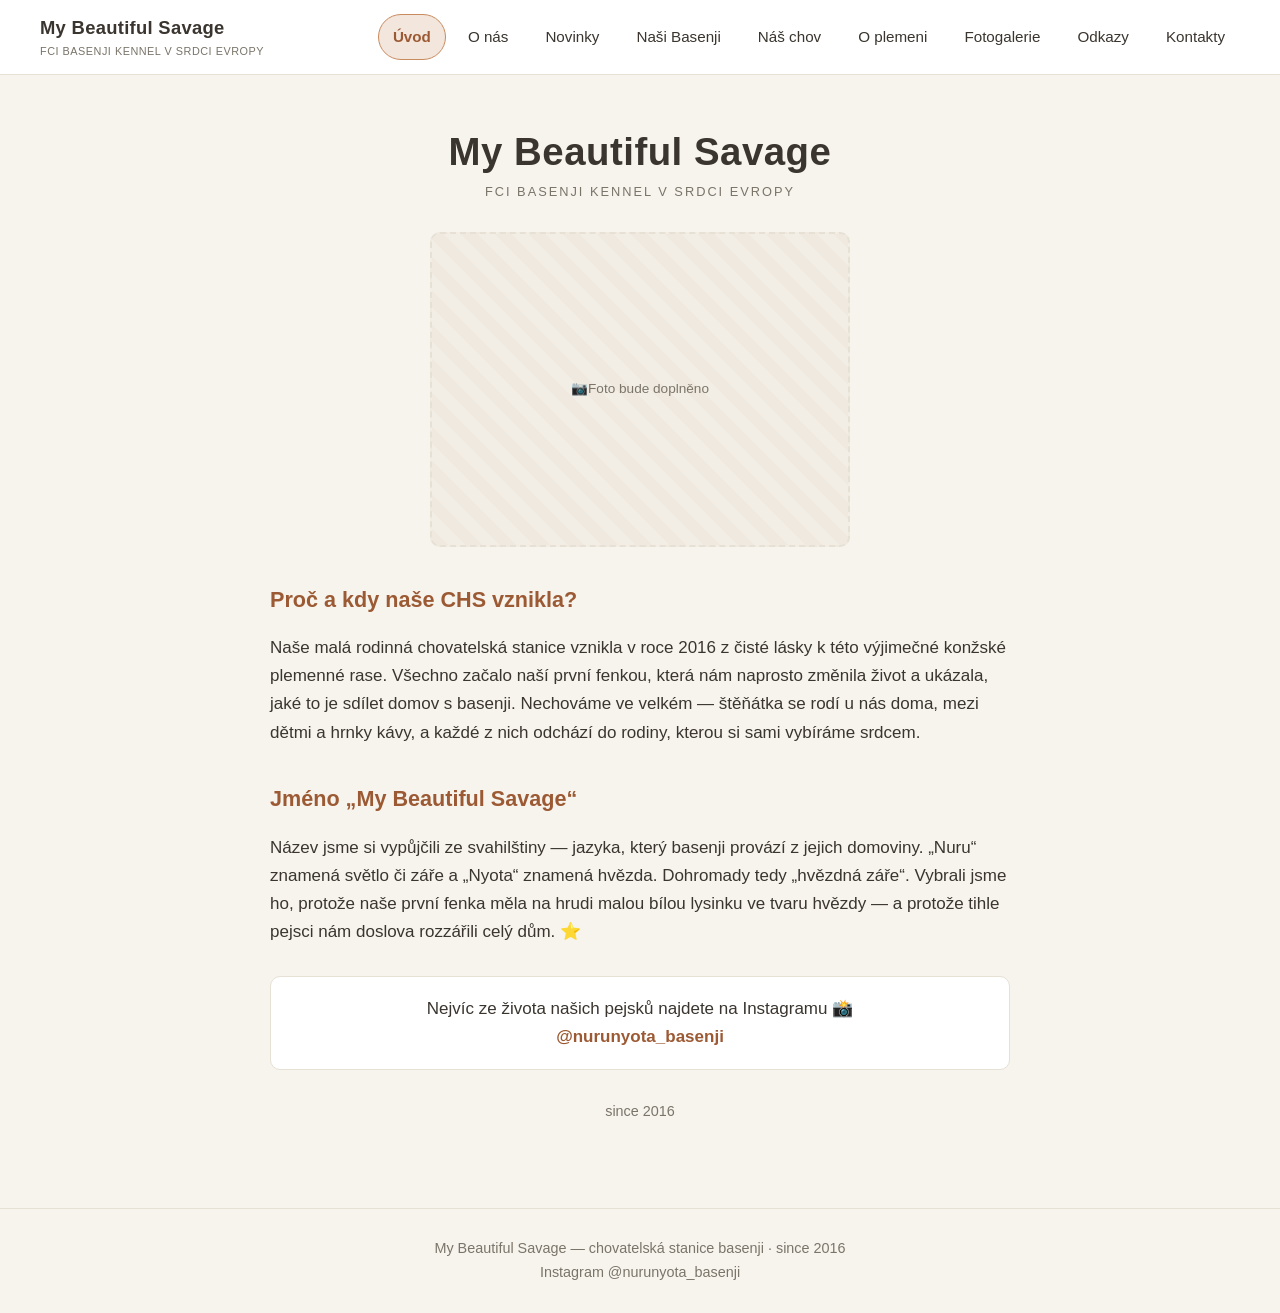
<file: index.html>
<!DOCTYPE html>
<html lang="cs">
<head>
  <meta charset="utf-8">
  <meta name="viewport" content="width=device-width, initial-scale=1">
  <title>Nuru Nyota — Úvod</title>
  <meta name="description" content="Chovatelská stanice basenji — Nuru Nyota — Úvod">
  <link rel="stylesheet" href="styles.css">
</head>
<body>
  <!-- Шапка вставляется из app.js -->
  <div id="site-header"></div>

  <main><div class="wrap"><div id="content"></div></div></main>

  <!-- Подвал вставляется из app.js -->
  <div id="site-footer"></div>

  <script src="data.js"></script>
  <script src="app.js"></script>
  <script>
    renderChrome('uvod');
    renderUvod(document.getElementById('content'));
  </script>
</body>
</html>
</file>
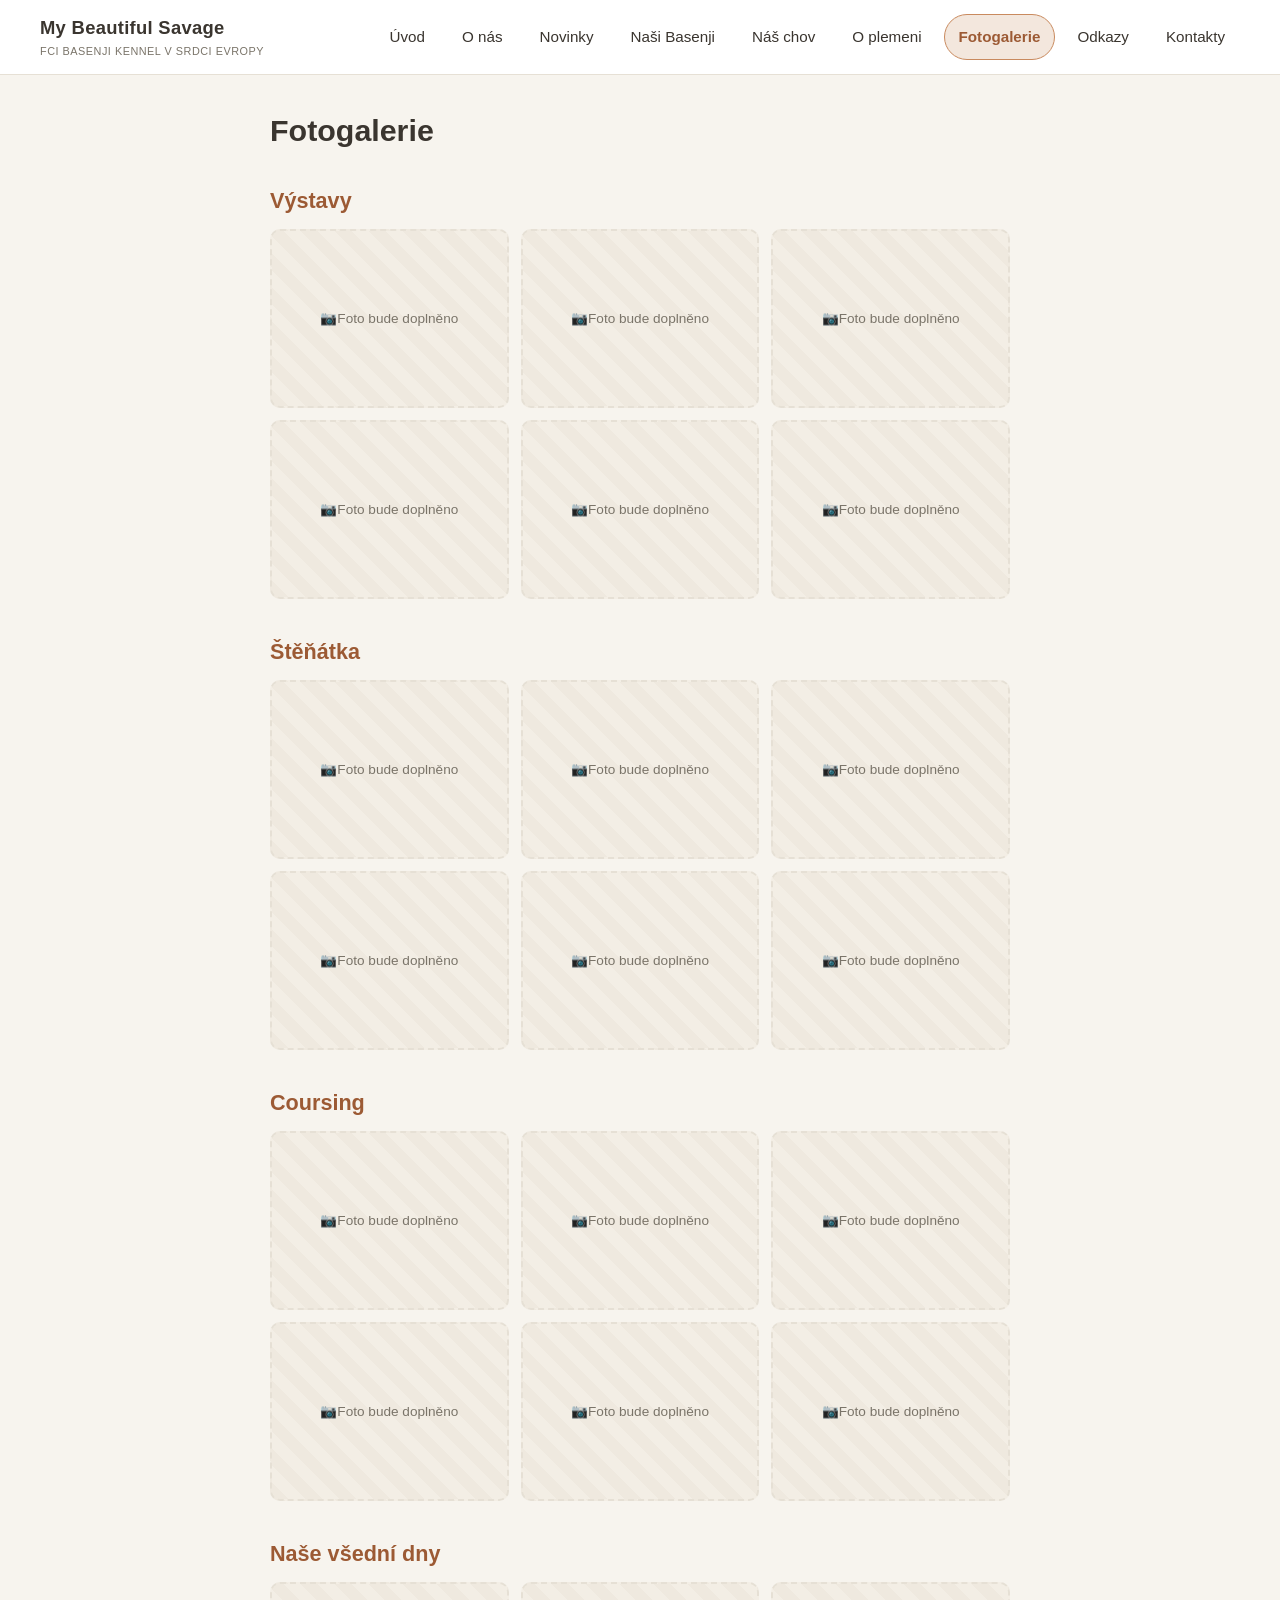
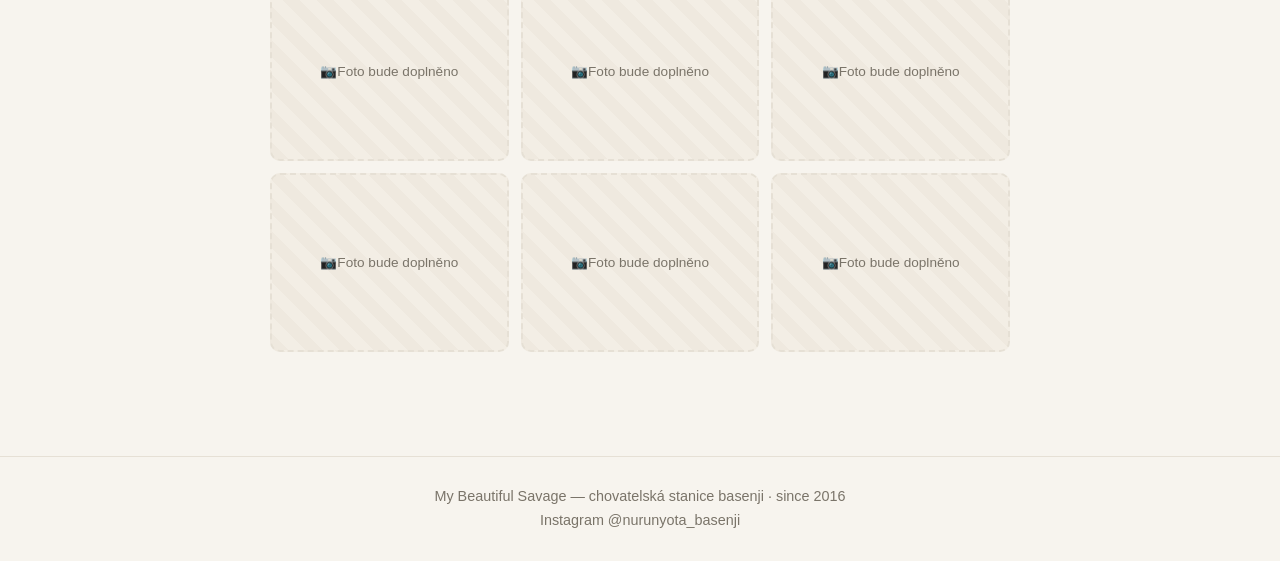
<file: fotogalerie.html>
<!DOCTYPE html>
<html lang="cs">
<head>
  <meta charset="utf-8">
  <meta name="viewport" content="width=device-width, initial-scale=1">
  <title>Fotogalerie — Nuru Nyota</title>
  <meta name="description" content="Chovatelská stanice basenji — Fotogalerie — Nuru Nyota">
  <link rel="stylesheet" href="styles.css">
</head>
<body>
  <!-- Шапка вставляется из app.js -->
  <div id="site-header"></div>

  <main><div class="wrap"><div id="content"></div></div></main>

  <!-- Подвал вставляется из app.js -->
  <div id="site-footer"></div>

  <script src="data.js"></script>
  <script src="app.js"></script>
  <script>
    renderChrome('galerie');
    renderGallery(document.getElementById('content'));
  </script>
</body>
</html>
</file>
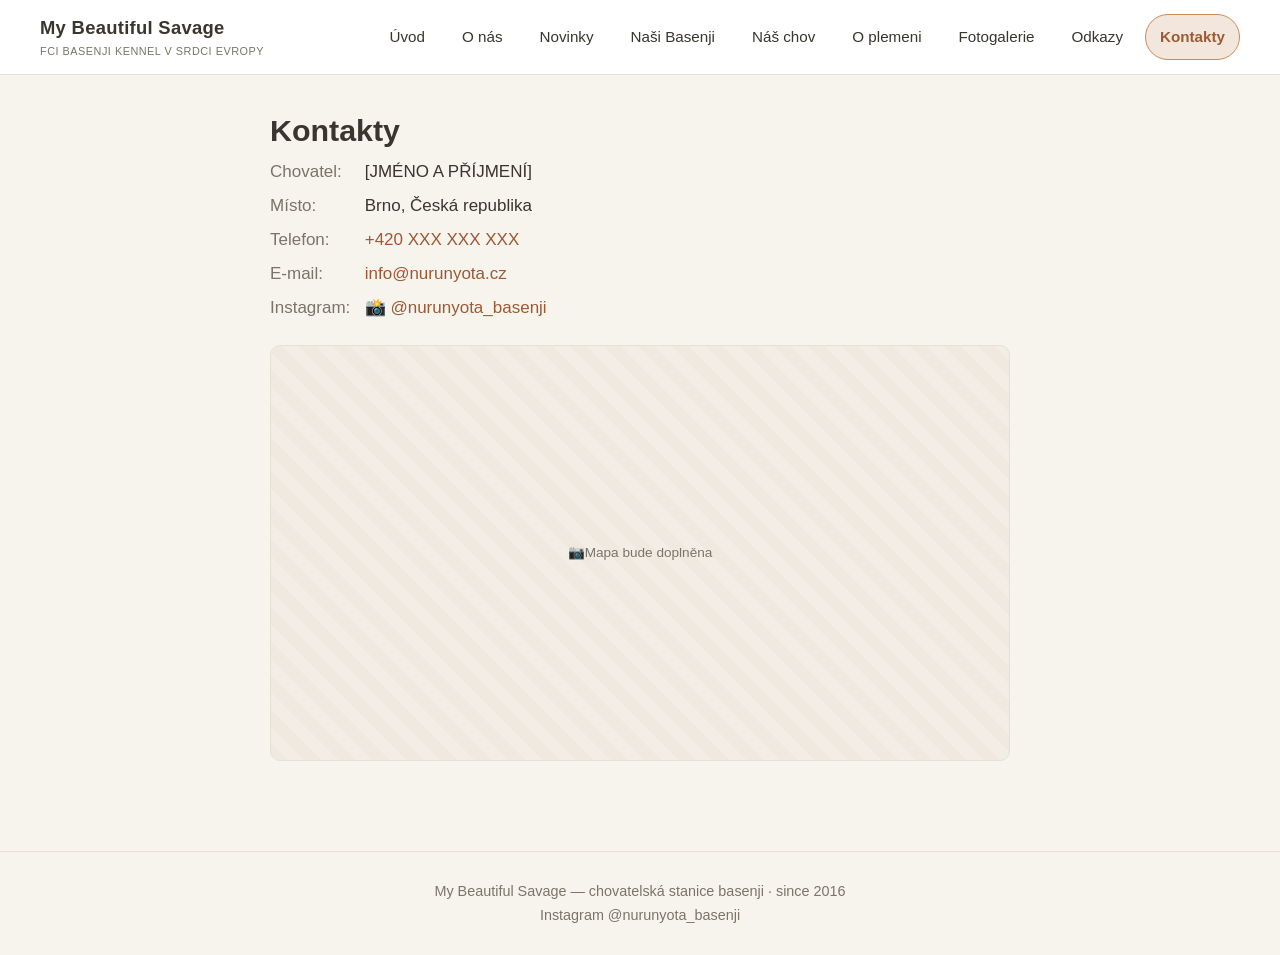
<file: kontakty.html>
<!DOCTYPE html>
<html lang="cs">
<head>
  <meta charset="utf-8">
  <meta name="viewport" content="width=device-width, initial-scale=1">
  <title>Kontakty — Nuru Nyota</title>
  <meta name="description" content="Chovatelská stanice basenji — Kontakty — Nuru Nyota">
  <link rel="stylesheet" href="styles.css">
</head>
<body>
  <!-- Шапка вставляется из app.js -->
  <div id="site-header"></div>

  <main><div class="wrap"><div id="content"></div></div></main>

  <!-- Подвал вставляется из app.js -->
  <div id="site-footer"></div>

  <script src="data.js"></script>
  <script src="app.js"></script>
  <script>
    renderChrome('kontakty');
    renderKontakty(document.getElementById('content'));
  </script>
</body>
</html>
</file>
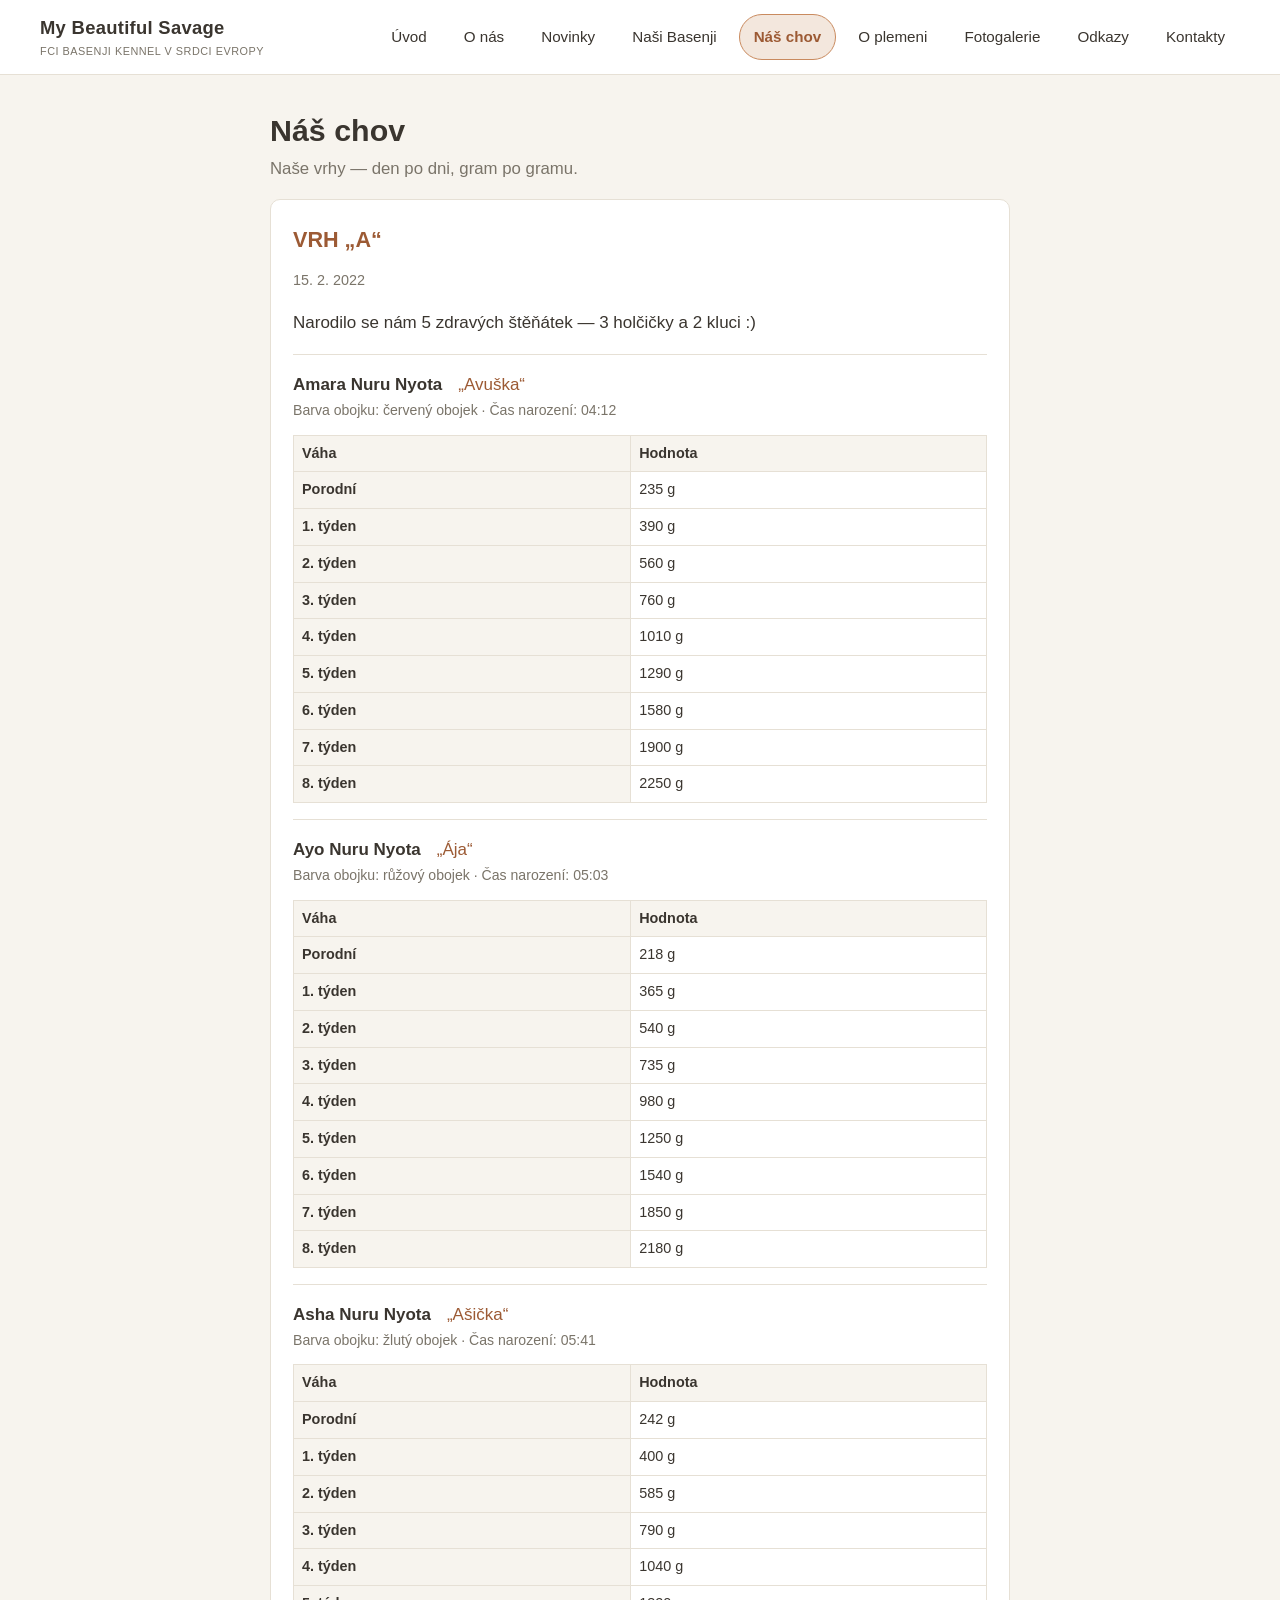
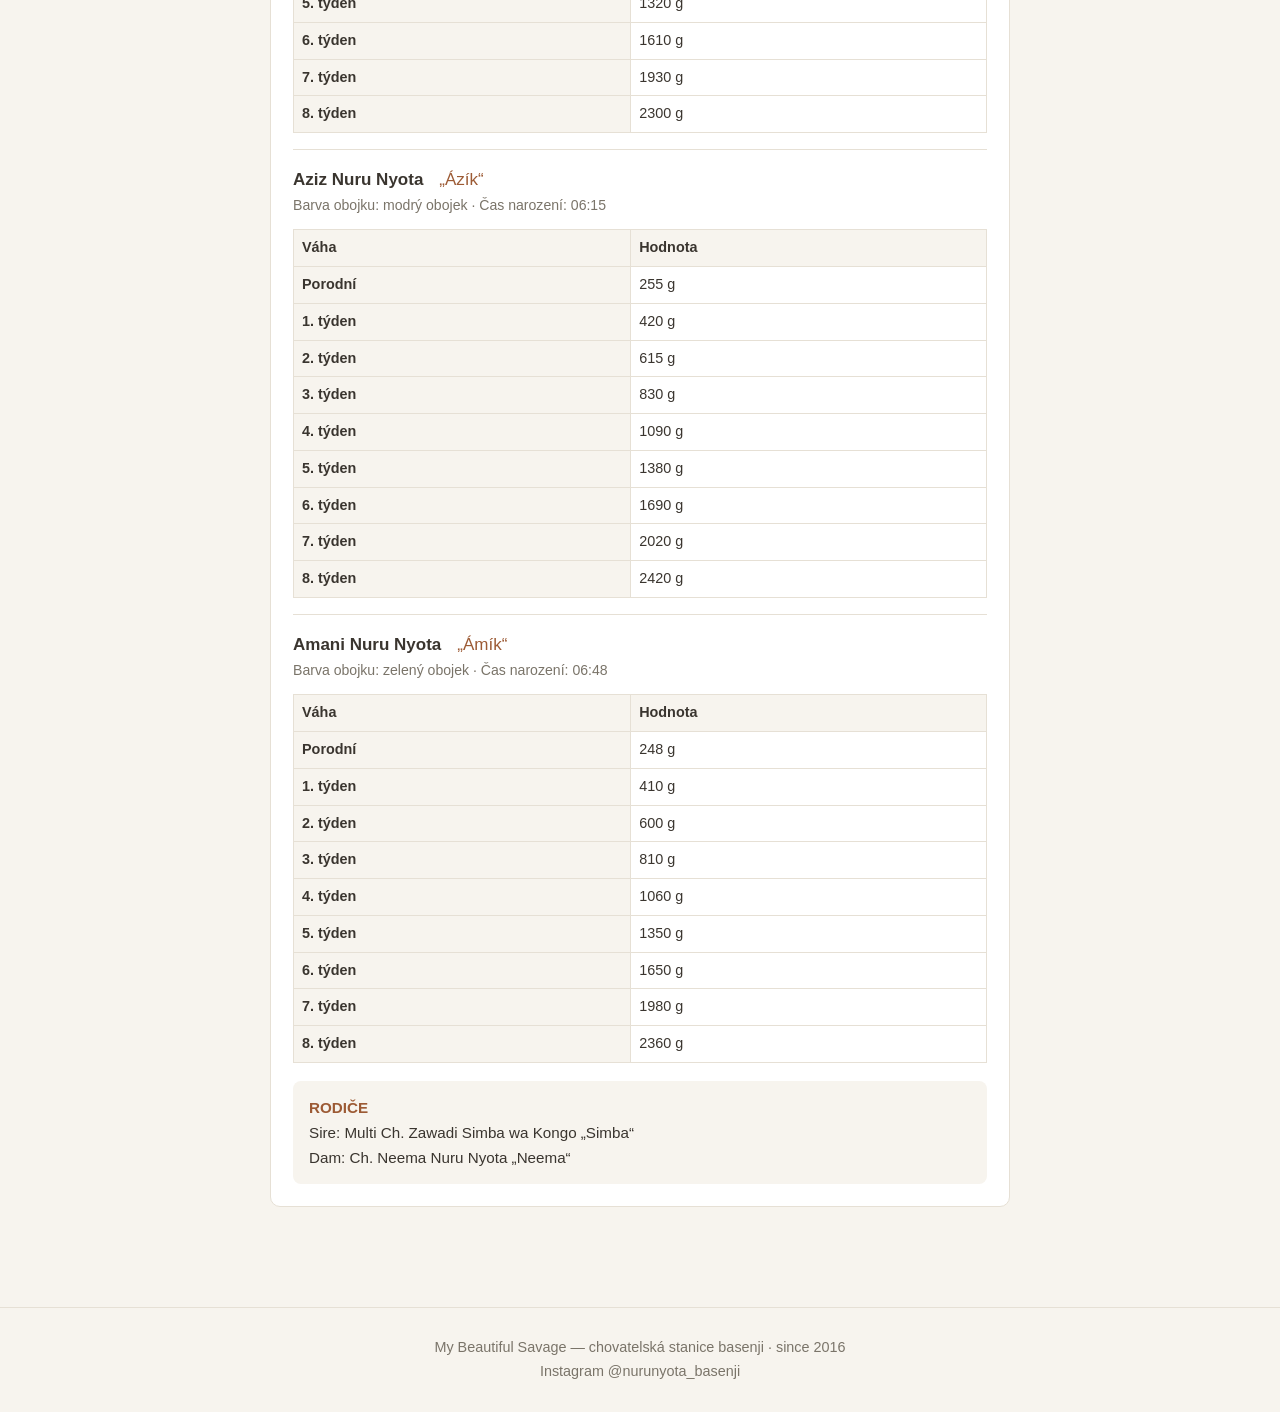
<file: nas-chov.html>
<!DOCTYPE html>
<html lang="cs">
<head>
  <meta charset="utf-8">
  <meta name="viewport" content="width=device-width, initial-scale=1">
  <title>Náš chov — Nuru Nyota</title>
  <meta name="description" content="Chovatelská stanice basenji — Náš chov — Nuru Nyota">
  <link rel="stylesheet" href="styles.css">
</head>
<body>
  <!-- Шапка вставляется из app.js -->
  <div id="site-header"></div>

  <main><div class="wrap"><div id="content"></div></div></main>

  <!-- Подвал вставляется из app.js -->
  <div id="site-footer"></div>

  <script src="data.js"></script>
  <script src="app.js"></script>
  <script>
    renderChrome('chov');
    renderChov(document.getElementById('content'));
  </script>
</body>
</html>
</file>
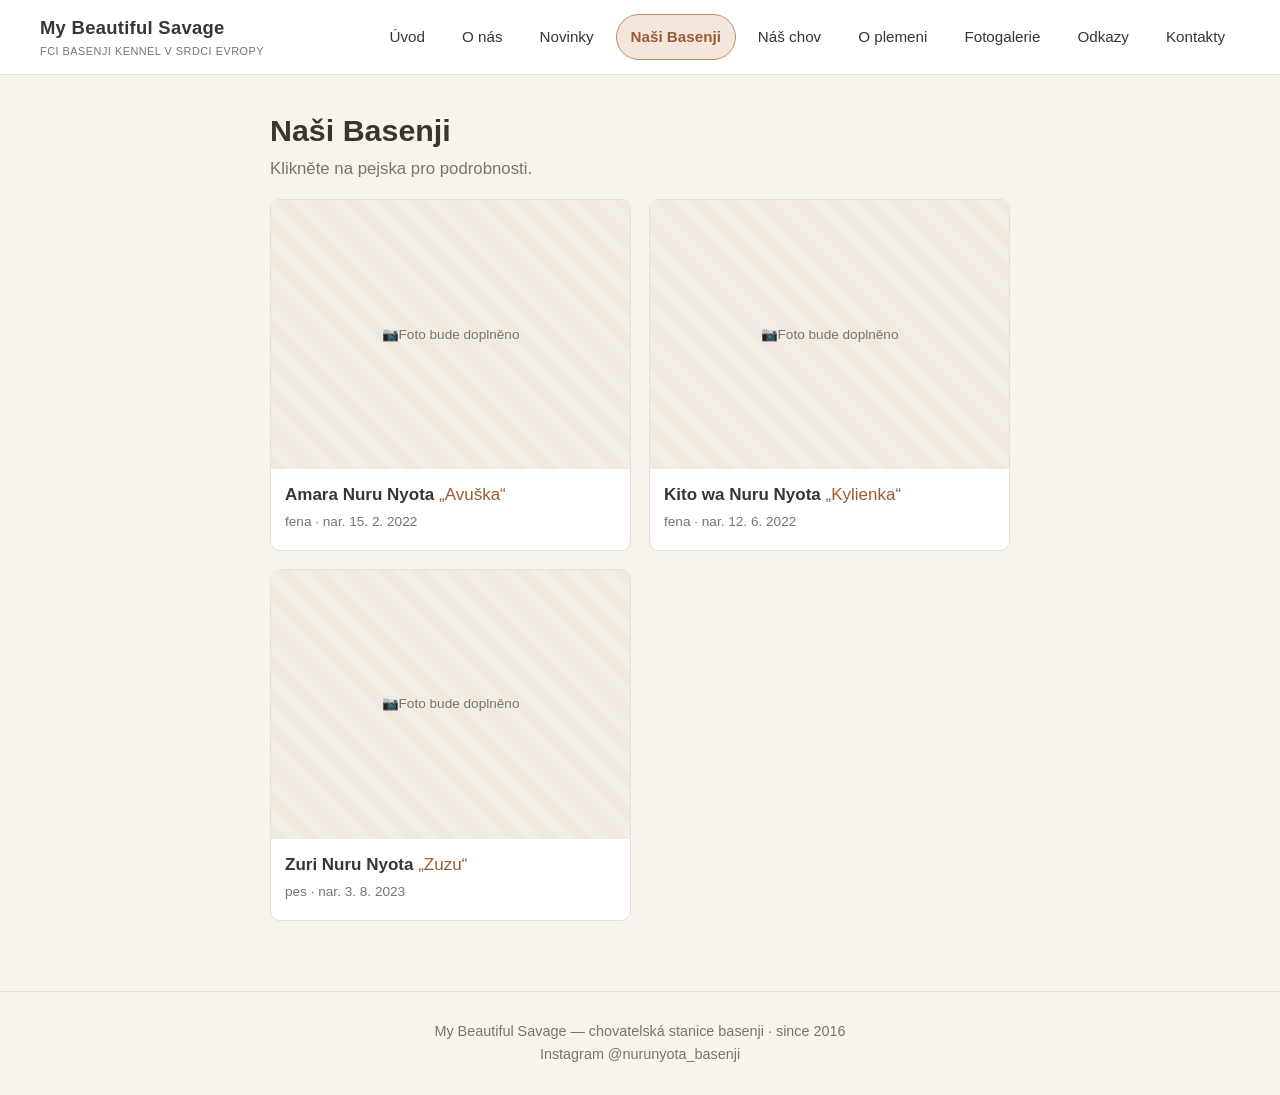
<file: nasi-basenji.html>
<!DOCTYPE html>
<html lang="cs">
<head>
  <meta charset="utf-8">
  <meta name="viewport" content="width=device-width, initial-scale=1">
  <title>Naši Basenji — Nuru Nyota</title>
  <meta name="description" content="Chovatelská stanice basenji — Naši Basenji — Nuru Nyota">
  <link rel="stylesheet" href="styles.css">
</head>
<body>
  <!-- Шапка вставляется из app.js -->
  <div id="site-header"></div>

  <main><div class="wrap"><div id="content"></div></div></main>

  <!-- Подвал вставляется из app.js -->
  <div id="site-footer"></div>

  <script src="data.js"></script>
  <script src="app.js"></script>
  <script>
    renderChrome('dogs');
    renderDogList(document.getElementById('content'));
  </script>
</body>
</html>
</file>
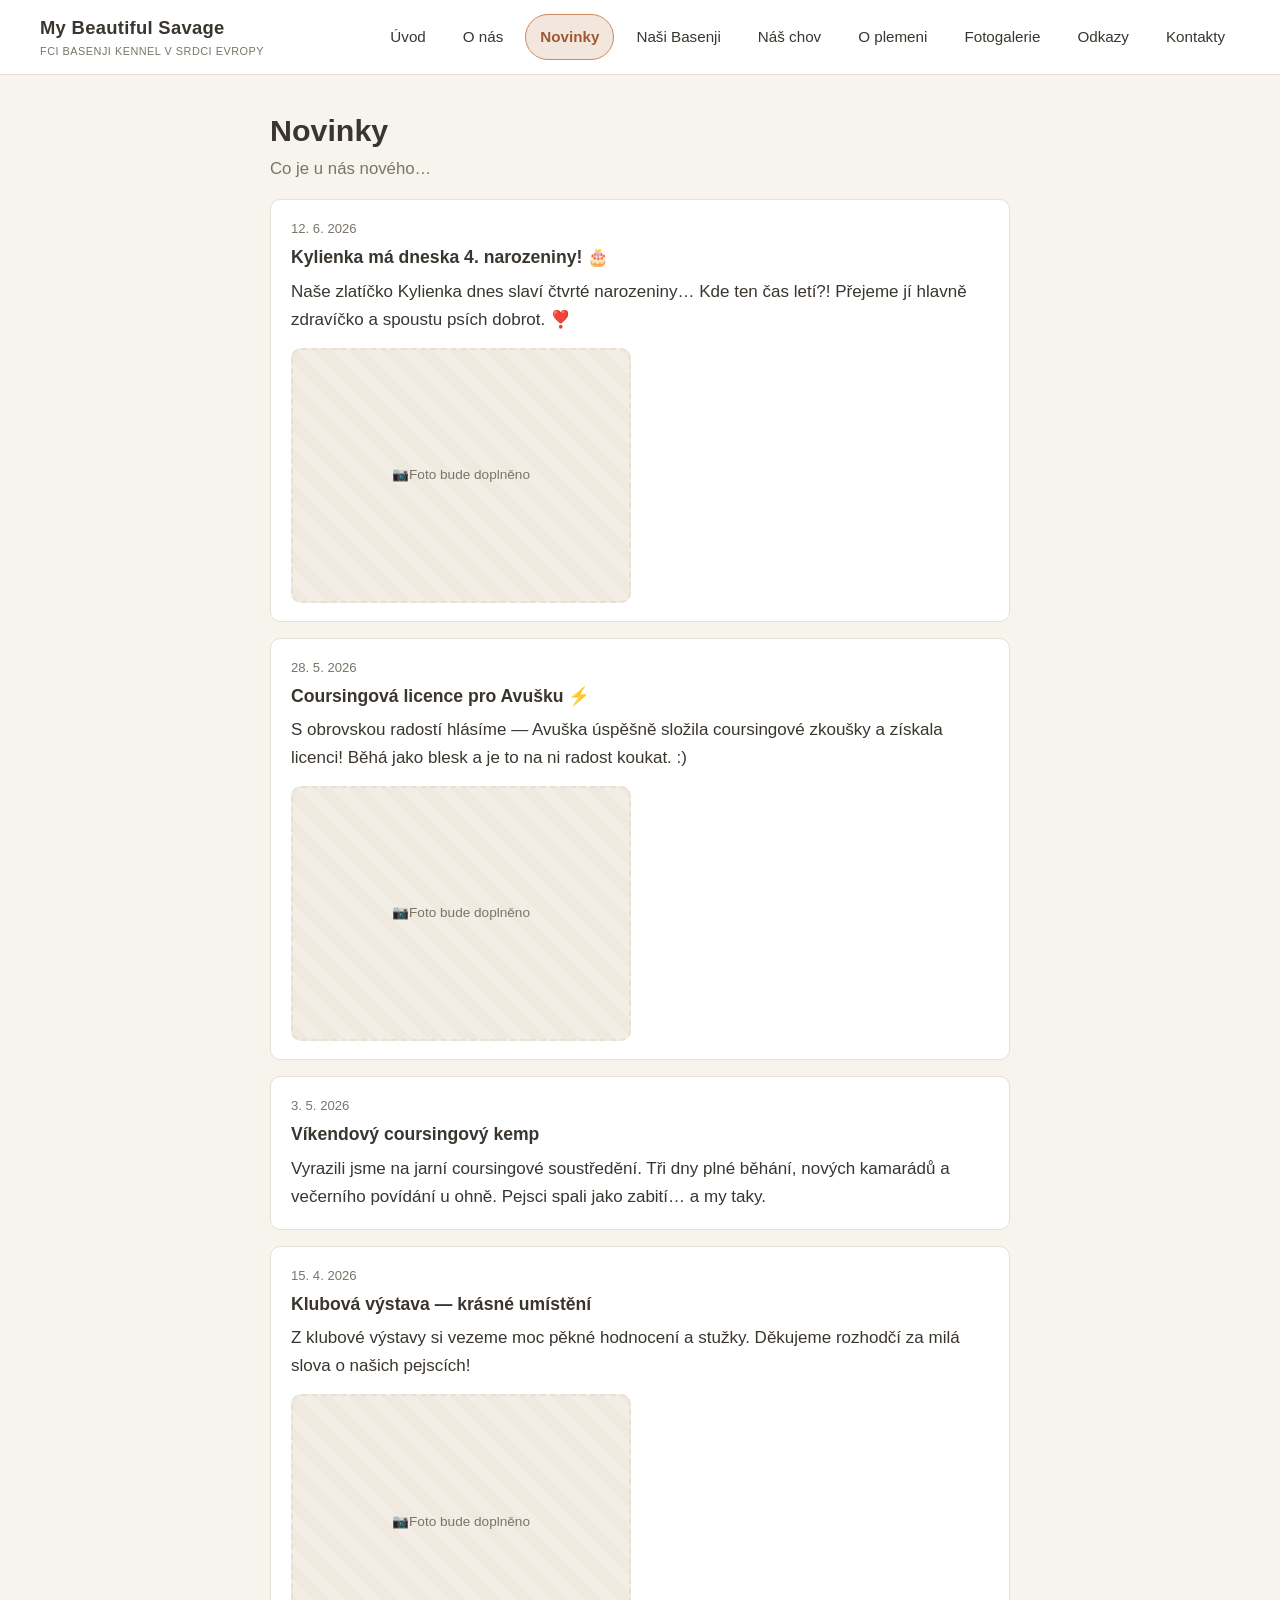
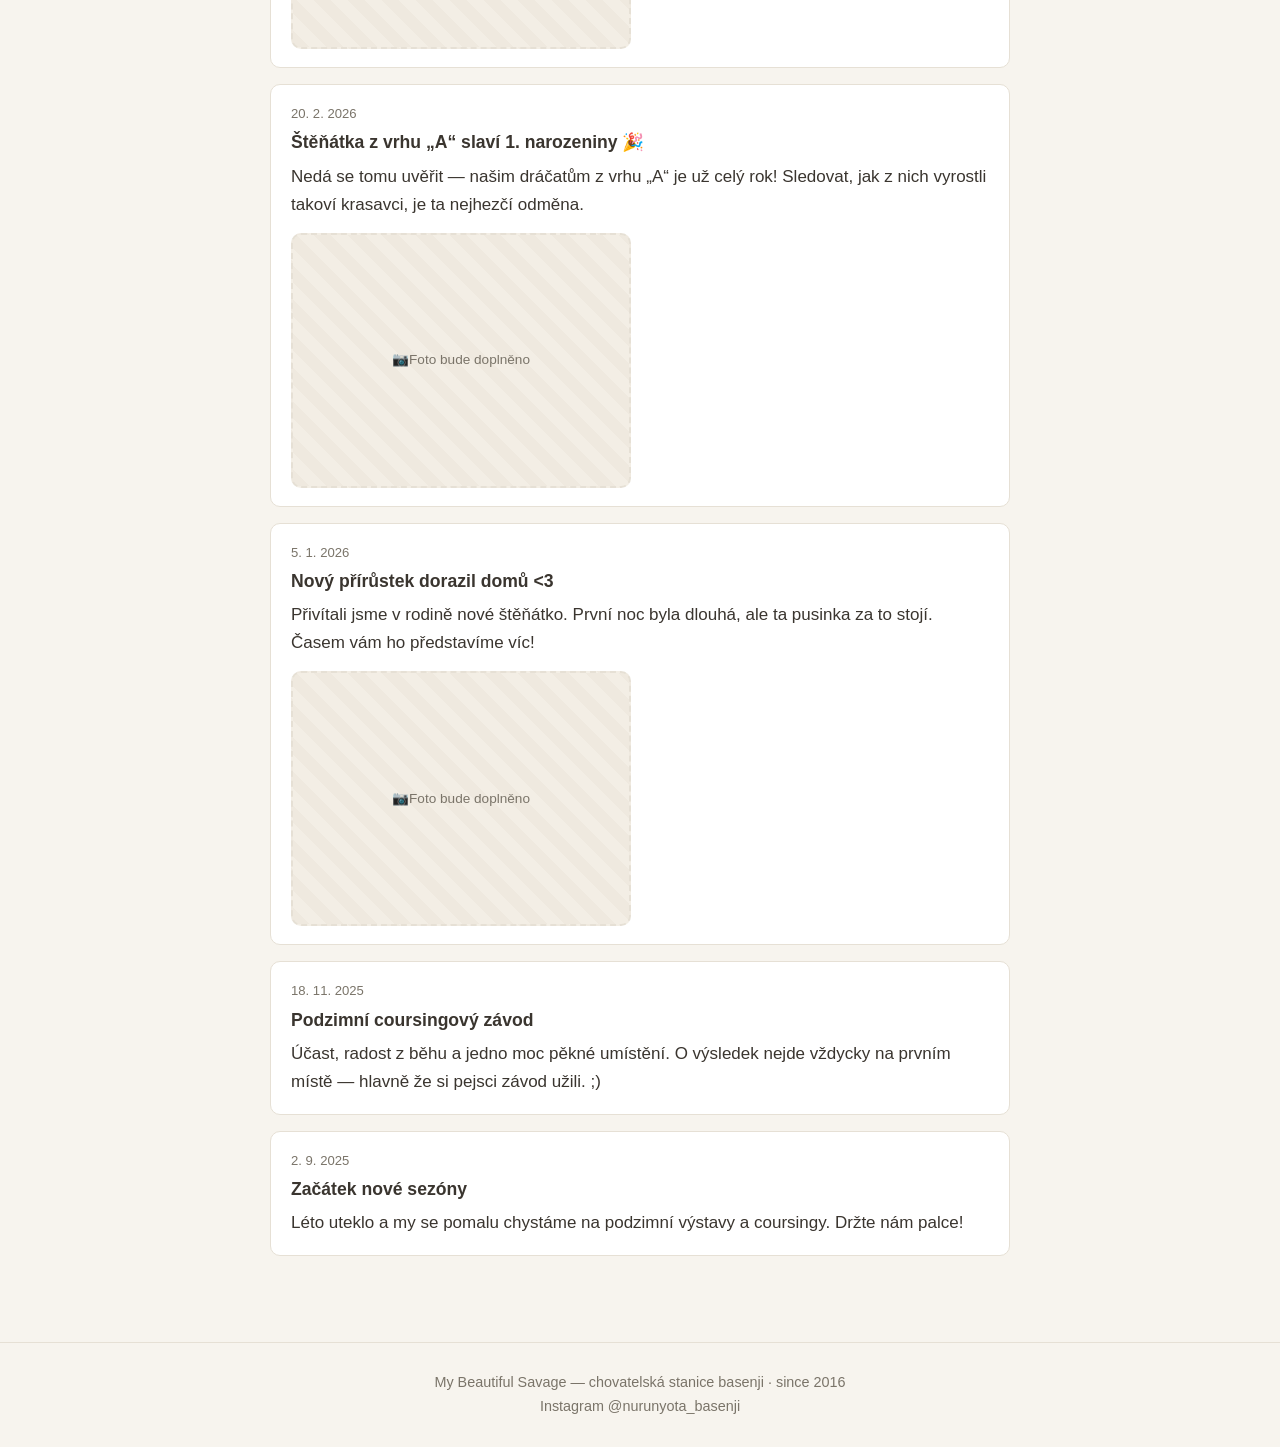
<file: novinky.html>
<!DOCTYPE html>
<html lang="cs">
<head>
  <meta charset="utf-8">
  <meta name="viewport" content="width=device-width, initial-scale=1">
  <title>Novinky — Nuru Nyota</title>
  <meta name="description" content="Chovatelská stanice basenji — Novinky — Nuru Nyota">
  <link rel="stylesheet" href="styles.css">
</head>
<body>
  <!-- Шапка вставляется из app.js -->
  <div id="site-header"></div>

  <main><div class="wrap"><div id="content"></div></div></main>

  <!-- Подвал вставляется из app.js -->
  <div id="site-footer"></div>

  <script src="data.js"></script>
  <script src="app.js"></script>
  <script>
    renderChrome('novinky');
    renderNovinky(document.getElementById('content'));
  </script>
</body>
</html>
</file>
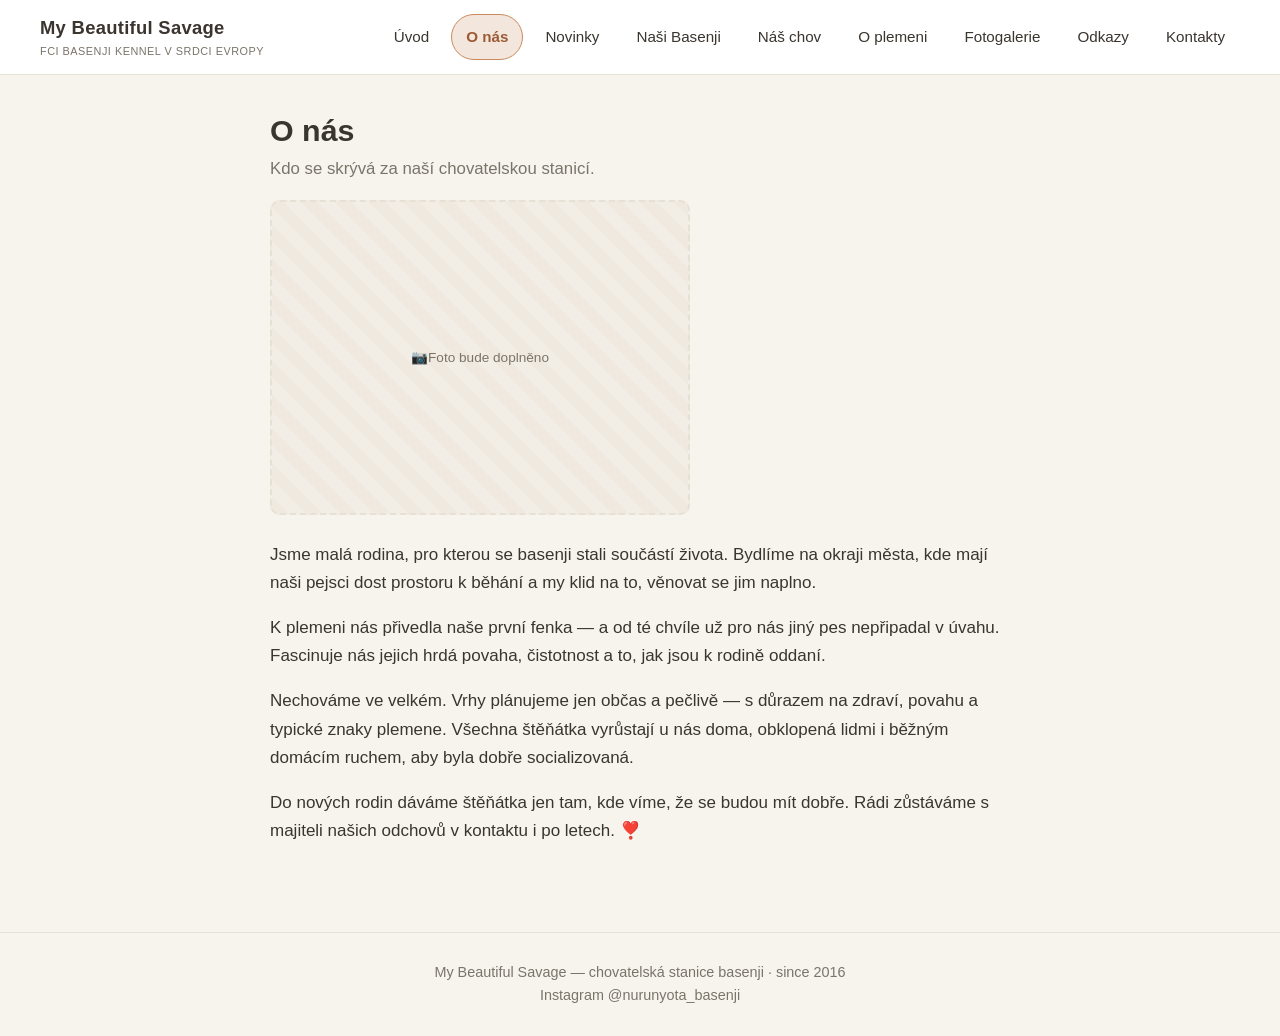
<file: o-nas.html>
<!DOCTYPE html>
<html lang="cs">
<head>
  <meta charset="utf-8">
  <meta name="viewport" content="width=device-width, initial-scale=1">
  <title>O nás — My Beautiful Savage</title>
  <meta name="description" content="Chovatelská stanice basenji — O nás — My Beautiful Savage">
  <link rel="stylesheet" href="styles.css">
</head>
<body>
  <div id="site-header"></div>
  <main><div class="wrap"><div id="content"></div></div></main>
  <div id="site-footer"></div>
  <script src="data.js"></script>
  <script src="app.js"></script>
  <script>
    renderChrome('onas');
    renderONas(document.getElementById('content'));
  </script>
</body>
</html>
</file>
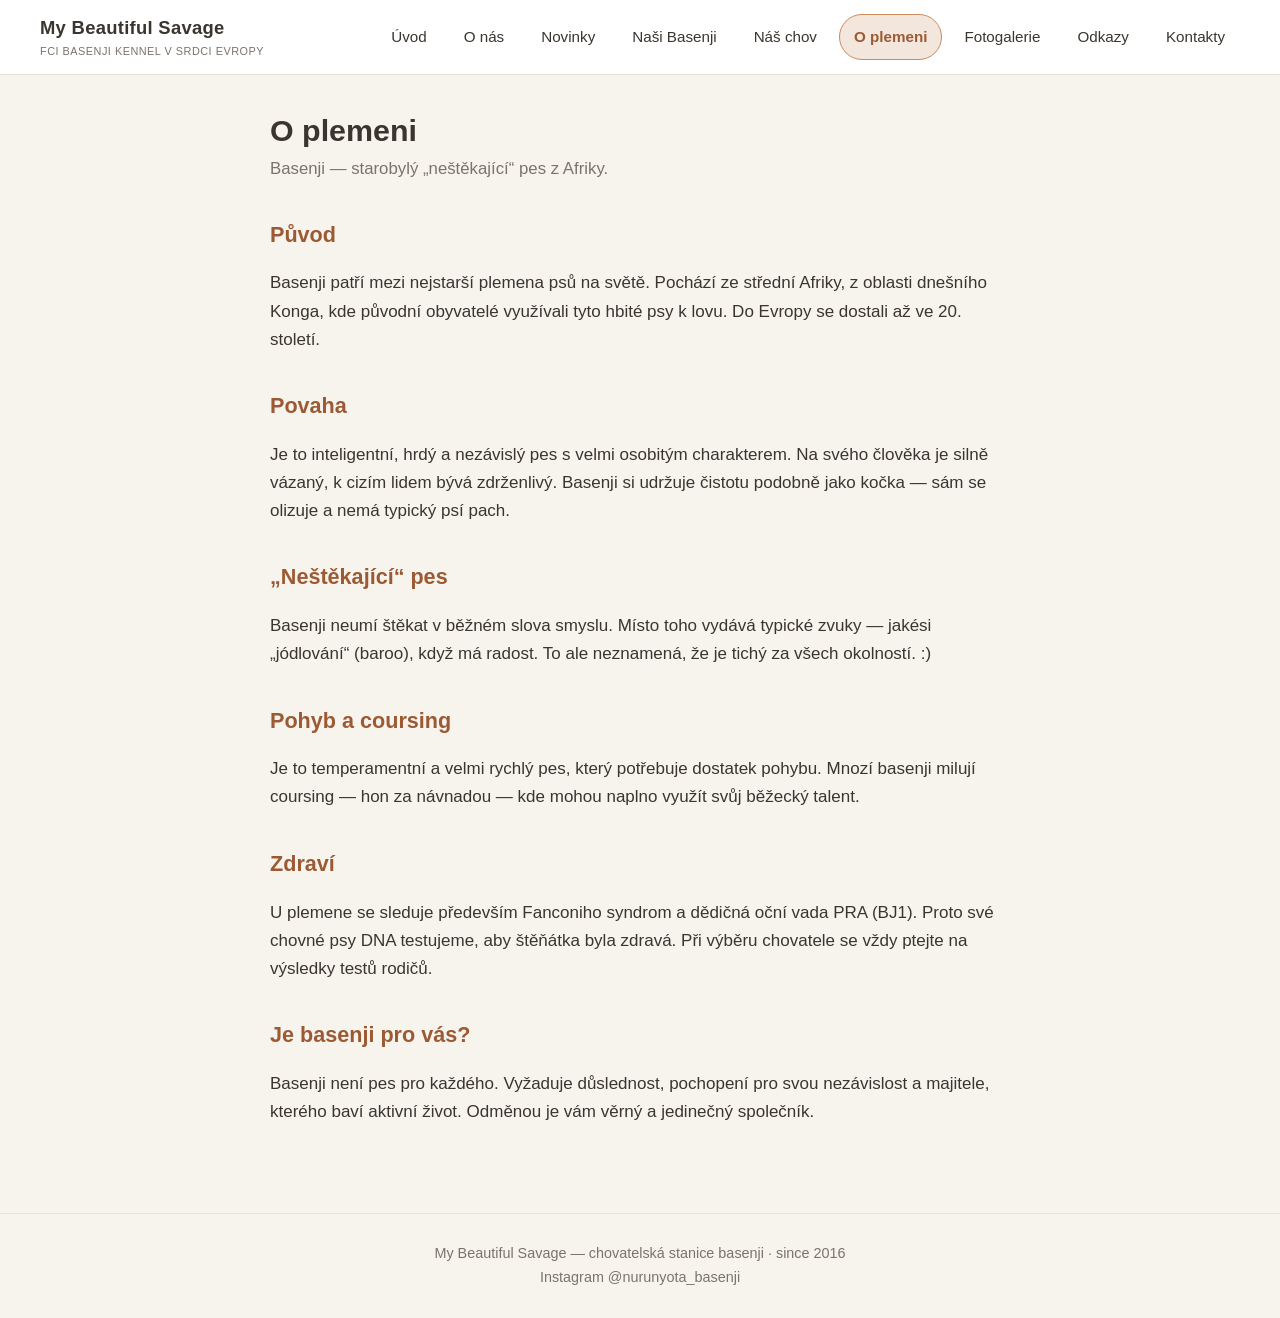
<file: o-plemeni.html>
<!DOCTYPE html>
<html lang="cs">
<head>
  <meta charset="utf-8">
  <meta name="viewport" content="width=device-width, initial-scale=1">
  <title>O plemeni — My Beautiful Savage</title>
  <meta name="description" content="Chovatelská stanice basenji — O plemeni — My Beautiful Savage">
  <link rel="stylesheet" href="styles.css">
</head>
<body>
  <div id="site-header"></div>
  <main><div class="wrap"><div id="content"></div></div></main>
  <div id="site-footer"></div>
  <script src="data.js"></script>
  <script src="app.js"></script>
  <script>
    renderChrome('plemeni');
    renderOPlemeni(document.getElementById('content'));
  </script>
</body>
</html>
</file>
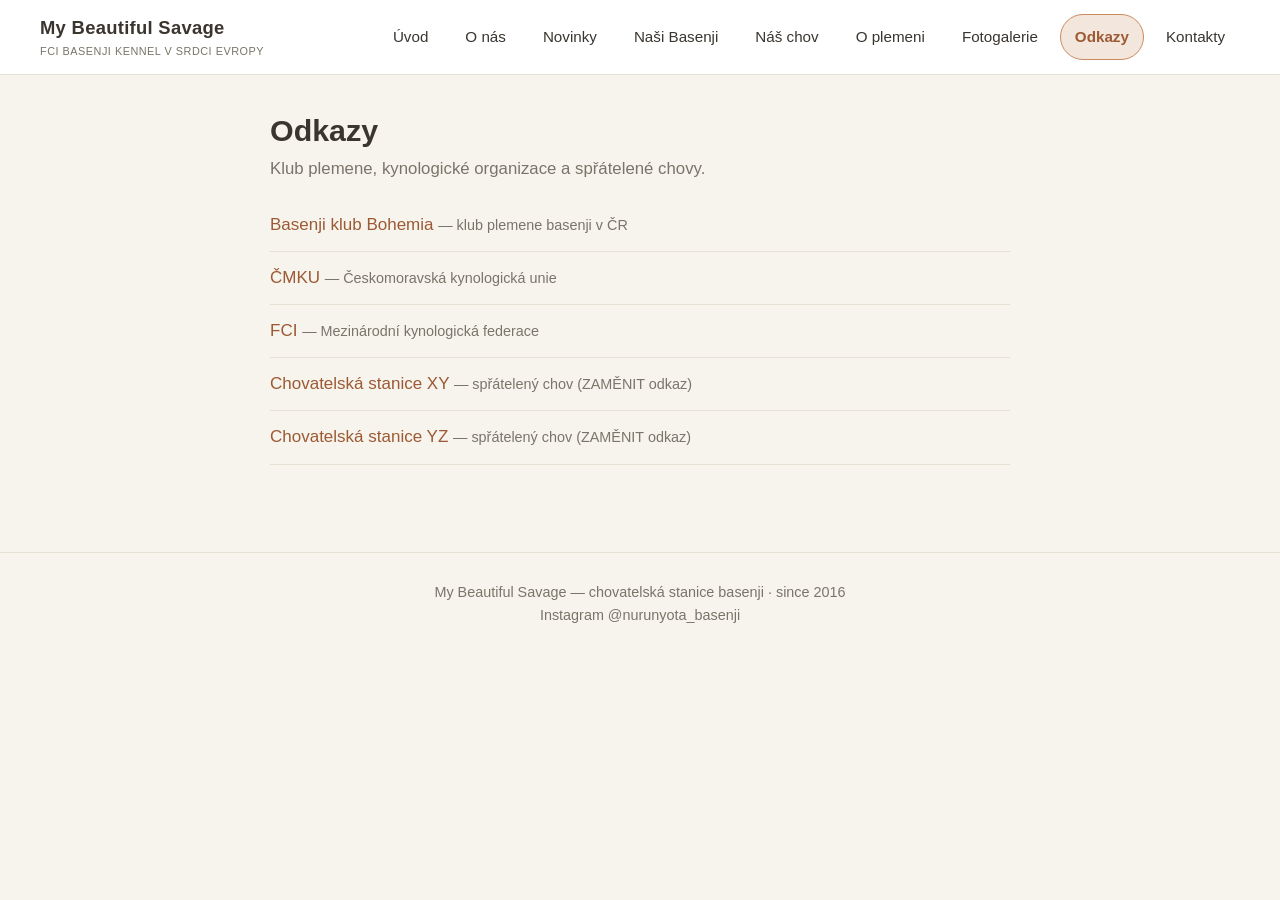
<file: odkazy.html>
<!DOCTYPE html>
<html lang="cs">
<head>
  <meta charset="utf-8">
  <meta name="viewport" content="width=device-width, initial-scale=1">
  <title>Odkazy — Nuru Nyota</title>
  <meta name="description" content="Chovatelská stanice basenji — Odkazy — Nuru Nyota">
  <link rel="stylesheet" href="styles.css">
</head>
<body>
  <!-- Шапка вставляется из app.js -->
  <div id="site-header"></div>

  <main><div class="wrap"><div id="content"></div></div></main>

  <!-- Подвал вставляется из app.js -->
  <div id="site-footer"></div>

  <script src="data.js"></script>
  <script src="app.js"></script>
  <script>
    renderChrome('odkazy');
    renderOdkazy(document.getElementById('content'));
  </script>
</body>
</html>
</file>
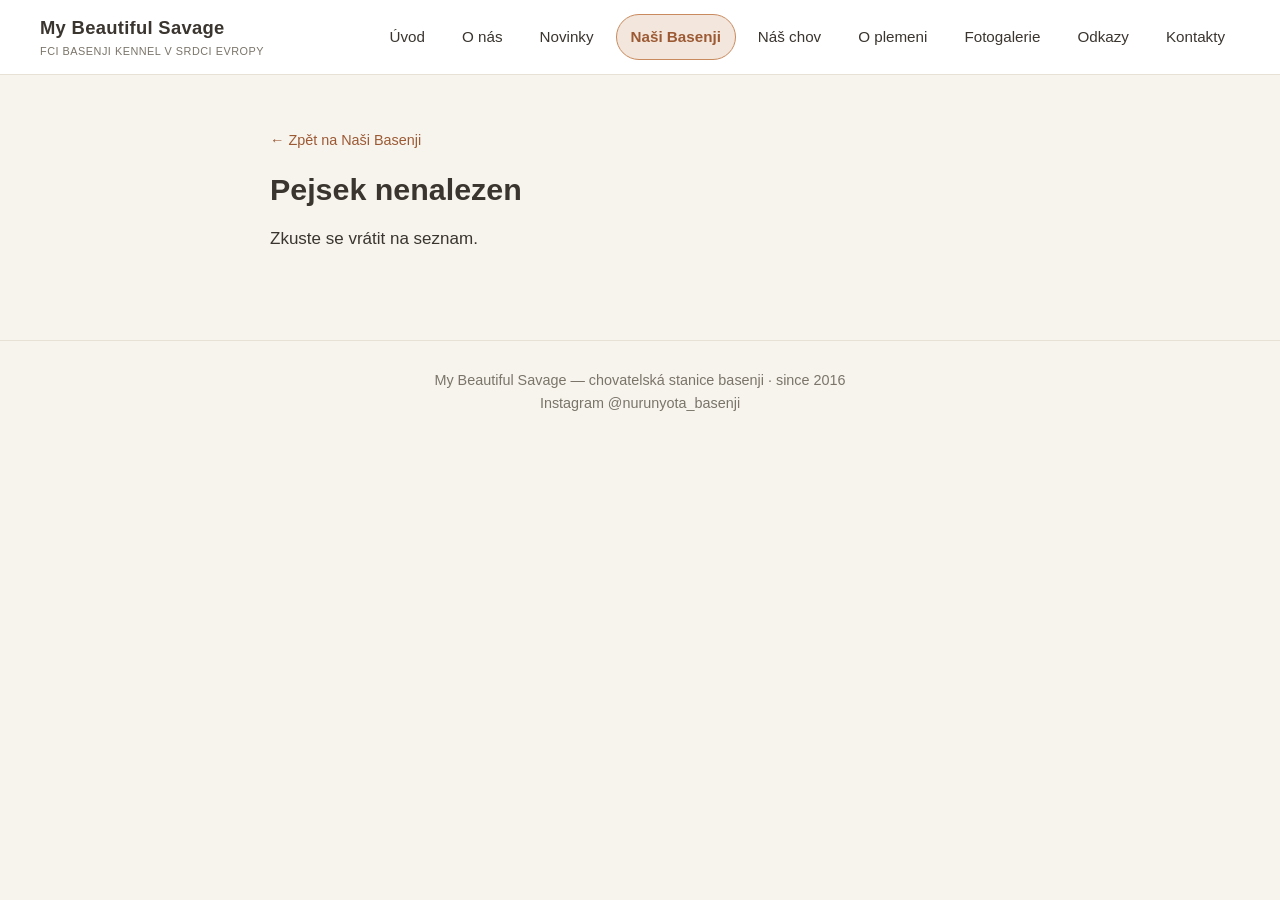
<file: pes.html>
<!DOCTYPE html>
<html lang="cs">
<head>
  <meta charset="utf-8">
  <meta name="viewport" content="width=device-width, initial-scale=1">
  <title>Naši Basenji — Nuru Nyota</title>
  <meta name="description" content="Chovatelská stanice basenji — Naši Basenji — Nuru Nyota">
  <link rel="stylesheet" href="styles.css">
</head>
<body>
  <!-- Шапка вставляется из app.js -->
  <div id="site-header"></div>

  <main><div class="wrap"><div id="content"></div></div></main>

  <!-- Подвал вставляется из app.js -->
  <div id="site-footer"></div>

  <script src="data.js"></script>
  <script src="app.js"></script>
  <script>
    renderChrome('dogs');
    renderDogDetail(document.getElementById('content'));
  </script>
</body>
</html>
</file>
<file: styles.css>
/* =========================================================================
   NURU NYOTA — chovatelská stanice basenji
   styles.css — общий стиль для всех страниц
   -------------------------------------------------------------------------
   Простой, тёплый, «домашний» блог. Никаких сложных дизайн-концепций.
   Цвета и шрифт правь здесь, в блоке :root ниже.
   ========================================================================= */

:root {
  /* --- ПАЛИТРА (меняй цвета тут) --- */
  --bg:        #f7f4ee;   /* фон страницы (тёплая бумага) */
  --surface:   #ffffff;   /* карточки, шапка */
  --ink:       #3a352f;   /* основной текст */
  --muted:     #7a7469;   /* второстепенный текст, даты */
  --accent:    #9c5a34;   /* акцент (ссылки, заголовки) — цвет шерсти basenji */
  --accent-2:  #c98a5e;   /* светлый акцент (наведение) */
  --line:      #e6e0d5;   /* рамки, разделители */

  /* --- ТИПОГРАФИКА --- */
  --font: -apple-system, BlinkMacSystemFont, "Segoe UI", Roboto,
          "Helvetica Neue", Arial, "Noto Sans", sans-serif;

  --maxw: 780px;          /* максимальная ширина контента */
  --radius: 10px;
}

* { box-sizing: border-box; }

html { -webkit-text-size-adjust: 100%; }

body {
  margin: 0;
  font-family: var(--font);
  font-size: 17px;
  line-height: 1.65;
  color: var(--ink);
  background: var(--bg);
}

img { max-width: 100%; display: block; }

a {
  color: var(--accent);
  text-decoration: none;
}
a:hover { color: var(--accent-2); text-decoration: underline; }

/* ---------- КОНТЕЙНЕР ---------- */
.wrap {
  max-width: var(--maxw);
  margin: 0 auto;
  padding: 0 20px;
}

/* ---------- ШАПКА / МЕНЮ ---------- */
.site-header {
  background: var(--surface);
  border-bottom: 1px solid var(--line);
  position: sticky;
  top: 0;
  z-index: 50;
}
.site-header .wrap {
  display: flex;
  align-items: center;
  justify-content: space-between;
  min-height: 74px;
  max-width: 1240px;   /* шапка шире контента, чтобы меню шло в одну строку */
}
.brand {
  font-weight: 700;
  font-size: 1.15rem;
  letter-spacing: .3px;
  color: var(--ink);
  white-space: nowrap;   /* название всегда в одну строку */
  flex-shrink: 0;
  margin-right: 20px;
}
.brand:hover { text-decoration: none; color: var(--accent); }
.brand small {
  display: block;
  font-weight: 400;
  font-size: .68rem;
  letter-spacing: .5px;
  color: var(--muted);
  text-transform: uppercase;
}

.nav-toggle {
  border: 1px solid var(--line);
  background: var(--surface);
  border-radius: 8px;
  width: 42px; height: 38px;
  display: none;
  align-items: center;
  justify-content: center;
  cursor: pointer;
  color: var(--ink);
}
.nav-toggle span,
.nav-toggle span::before,
.nav-toggle span::after {
  content: "";
  display: block;
  width: 20px; height: 2px;
  background: currentColor;
  position: relative;
  transition: .2s;
}
.nav-toggle span::before { position: absolute; top: -6px; }
.nav-toggle span::after  { position: absolute; top: 6px; }

.site-nav ul {
  list-style: none;
  display: flex;
  gap: 7px;                  /* отступ между кнопками */
  margin: 0; padding: 0;
}
.site-nav a {
  display: block;
  padding: 9px 14px;         /* «тело» кнопки */
  color: var(--ink);
  border: 1px solid transparent;
  border-radius: 999px;      /* полностью скруглённая пилюля */
  font-size: .95rem;
  white-space: nowrap;       /* текст кнопки не переносится */
  transition: background .18s ease, border-color .18s ease, color .18s ease;
}
.site-nav a:hover {
  background: var(--bg);
  border-color: var(--line);
  color: var(--accent);
  text-decoration: none;
}
.site-nav a.active {
  background: #f3e7dd;       /* мягкая тёплая заливка активной кнопки */
  border-color: var(--accent-2);
  color: var(--accent);
  font-weight: 600;
}

/* ---------- ПОДВАЛ ---------- */
.site-footer {
  border-top: 1px solid var(--line);
  margin-top: 60px;
  padding: 28px 0;
  color: var(--muted);
  font-size: .9rem;
  text-align: center;
}
.site-footer a { color: var(--muted); }

/* ---------- ОБЩИЕ БЛОКИ ---------- */
main { padding: 34px 0 10px; }

h1 { font-size: 1.9rem; line-height: 1.2; margin: .1em 0 .5em; }
h2 { font-size: 1.35rem; margin: 1.6em 0 .5em; color: var(--accent); }
h3 { font-size: 1.1rem; margin: 1.2em 0 .4em; }

.page-title { margin-bottom: .2em; }
.lead { color: var(--muted); font-size: 1.05rem; margin-top: 0; }

hr.soft { border: none; border-top: 1px solid var(--line); margin: 34px 0; }

/* ---------- ПЛЕЙСХОЛДЕР ФОТО ---------- */
.photo {
  border: 2px dashed var(--line);
  border-radius: var(--radius);
  background:
    repeating-linear-gradient(45deg,
      #efe9df 0 12px, #f3eee5 12px 24px);
  color: var(--muted);
  display: flex;
  align-items: center;
  justify-content: center;
  text-align: center;
  font-size: .85rem;
  padding: 14px;
  aspect-ratio: 4 / 3;
}
.photo::before { content: "📷 "; }

/* ---------- ГЛАВНАЯ (ÚVOD) ---------- */
.hero {
  text-align: center;
  padding: 20px 0 6px;
}
.hero .kennel {
  font-size: 2.4rem;
  font-weight: 700;
  letter-spacing: .5px;
  margin: 0;
}
.hero .kennel-sub {
  color: var(--muted);
  text-transform: uppercase;
  letter-spacing: 2px;
  font-size: .8rem;
  margin-top: 6px;
}
.ig-callout {
  background: var(--surface);
  border: 1px solid var(--line);
  border-radius: var(--radius);
  padding: 18px 20px;
  text-align: center;
  margin: 30px 0;
}
.ig-callout .ig-handle { font-weight: 600; }

/* ---------- НОВОСТИ ---------- */
.news-item {
  background: var(--surface);
  border: 1px solid var(--line);
  border-radius: var(--radius);
  padding: 18px 20px;
  margin-bottom: 16px;
}
.news-item .date { color: var(--muted); font-size: .82rem; }
.news-item h3 { margin: .2em 0 .3em; }
.news-item p { margin: .3em 0 0; }
.news-item .photo { margin-top: 14px; max-width: 340px; }

/* ---------- СПИСОК СОБАК ---------- */
.dog-grid {
  display: grid;
  grid-template-columns: repeat(2, 1fr);
  gap: 18px;
}
.dog-card {
  background: var(--surface);
  border: 1px solid var(--line);
  border-radius: var(--radius);
  overflow: hidden;
  display: block;
  color: var(--ink);
}
.dog-card:hover { text-decoration: none; border-color: var(--accent-2); }
.dog-card .photo { border: none; border-radius: 0; aspect-ratio: 4/3; }
.dog-card .dog-card-body { padding: 12px 14px 16px; }
.dog-card .dog-name { font-weight: 700; }
.dog-card .dog-call { color: var(--accent); }
.dog-card .dog-meta { color: var(--muted); font-size: .85rem; margin-top: 2px; }

/* ---------- КАРТОЧКА СОБАКИ ---------- */
.dog-photos { display: grid; grid-template-columns: 1fr 1fr; gap: 14px; margin: 10px 0 22px; }
.data-list { margin: 0; padding: 0; }
.data-list div {
  display: flex;
  gap: 10px;
  padding: 7px 0;
  border-bottom: 1px solid var(--line);
}
.data-list dt { font-weight: 600; min-width: 160px; color: var(--ink); }
.data-list dd { margin: 0; color: var(--ink); }
.badge {
  display: inline-block;
  font-size: .78rem;
  padding: 1px 8px;
  border-radius: 20px;
  background: #eef3ea;
  color: #3f6b3a;
  border: 1px solid #d6e4cf;
}
.badge.carrier { background: #fbf1e6; color: #8a5a1f; border-color: #eddac0; }

.results-list { list-style: none; padding: 0; margin: 0; }
.results-list li {
  padding: 8px 0;
  border-bottom: 1px dotted var(--line);
}
.results-list li b { color: var(--accent); }

.back-link { font-size: .9rem; }

/* ---------- ПОМЁТЫ (NÁŠ CHOV) ---------- */
.litter {
  background: var(--surface);
  border: 1px solid var(--line);
  border-radius: var(--radius);
  padding: 22px;
  margin-bottom: 30px;
}
.litter .litter-head h2 { margin-top: 0; }
.litter .litter-date { color: var(--muted); font-size: .9rem; }

.puppy {
  border-top: 1px solid var(--line);
  padding-top: 16px;
  margin-top: 16px;
}
.puppy .puppy-top { display: flex; flex-wrap: wrap; gap: 6px 16px; align-items: baseline; }
.puppy .pup-name { font-weight: 700; }
.puppy .pup-nick { color: var(--accent); }
.puppy .pup-mini { color: var(--muted); font-size: .88rem; }

table.weights {
  width: 100%;
  border-collapse: collapse;
  margin-top: 12px;
  font-size: .9rem;
}
table.weights th, table.weights td {
  border: 1px solid var(--line);
  padding: 6px 8px;
  text-align: left;
}
table.weights th { background: var(--bg); font-weight: 600; }

.parents-box {
  margin-top: 18px;
  padding: 14px 16px;
  background: var(--bg);
  border-radius: 8px;
  font-size: .95rem;
}
.parents-box b { color: var(--accent); }

/* ---------- ГАЛЕРЕЯ ---------- */
.gallery-album { margin-bottom: 34px; }
.gallery-grid {
  display: grid;
  grid-template-columns: repeat(3, 1fr);
  gap: 12px;
}

/* ---------- ССЫЛКИ ---------- */
.links-list { list-style: none; padding: 0; }
.links-list li {
  padding: 12px 0;
  border-bottom: 1px solid var(--line);
}
.links-list .link-note { color: var(--muted); font-size: .9rem; }

/* ---------- КОНТАКТЫ ---------- */
.contact-block { line-height: 2; }
.contact-block .label { color: var(--muted); display: inline-block; min-width: 90px; }
.map-embed {
  border: 1px solid var(--line);
  border-radius: var(--radius);
  overflow: hidden;
  margin: 20px 0;
  aspect-ratio: 16 / 9;
  background: #eee;
}
.map-embed iframe { width: 100%; height: 100%; border: 0; }

/* =========================================================================
   МОБИЛЬНАЯ ВЕРСИЯ
   ========================================================================= */
/* --- Меню сворачивается в гамбургер, когда перестаёт помещаться в строку --- */
@media (max-width: 1140px) {
  .nav-toggle { display: flex; }
  .site-nav {
    position: absolute;
    top: 74px; left: 0; right: 0;
    background: var(--surface);
    border-bottom: 1px solid var(--line);
    display: none;
  }
  .site-nav.open { display: block; }
  .site-nav ul { flex-direction: column; gap: 0; padding: 8px; }
  .site-nav a { padding: 12px; border-radius: 8px; }
}

/* --- Перестройка контента на узких экранах --- */
@media (max-width: 720px) {
  .dog-grid { grid-template-columns: 1fr; }
  .gallery-grid { grid-template-columns: repeat(2, 1fr); }
  .dog-photos, .dog-card-photos { grid-template-columns: 1fr; }
  .hero .kennel { font-size: 1.9rem; }
  h1 { font-size: 1.55rem; }
  .data-list div { flex-direction: column; gap: 0; }
  .data-list dt { min-width: 0; }
}
</file>
